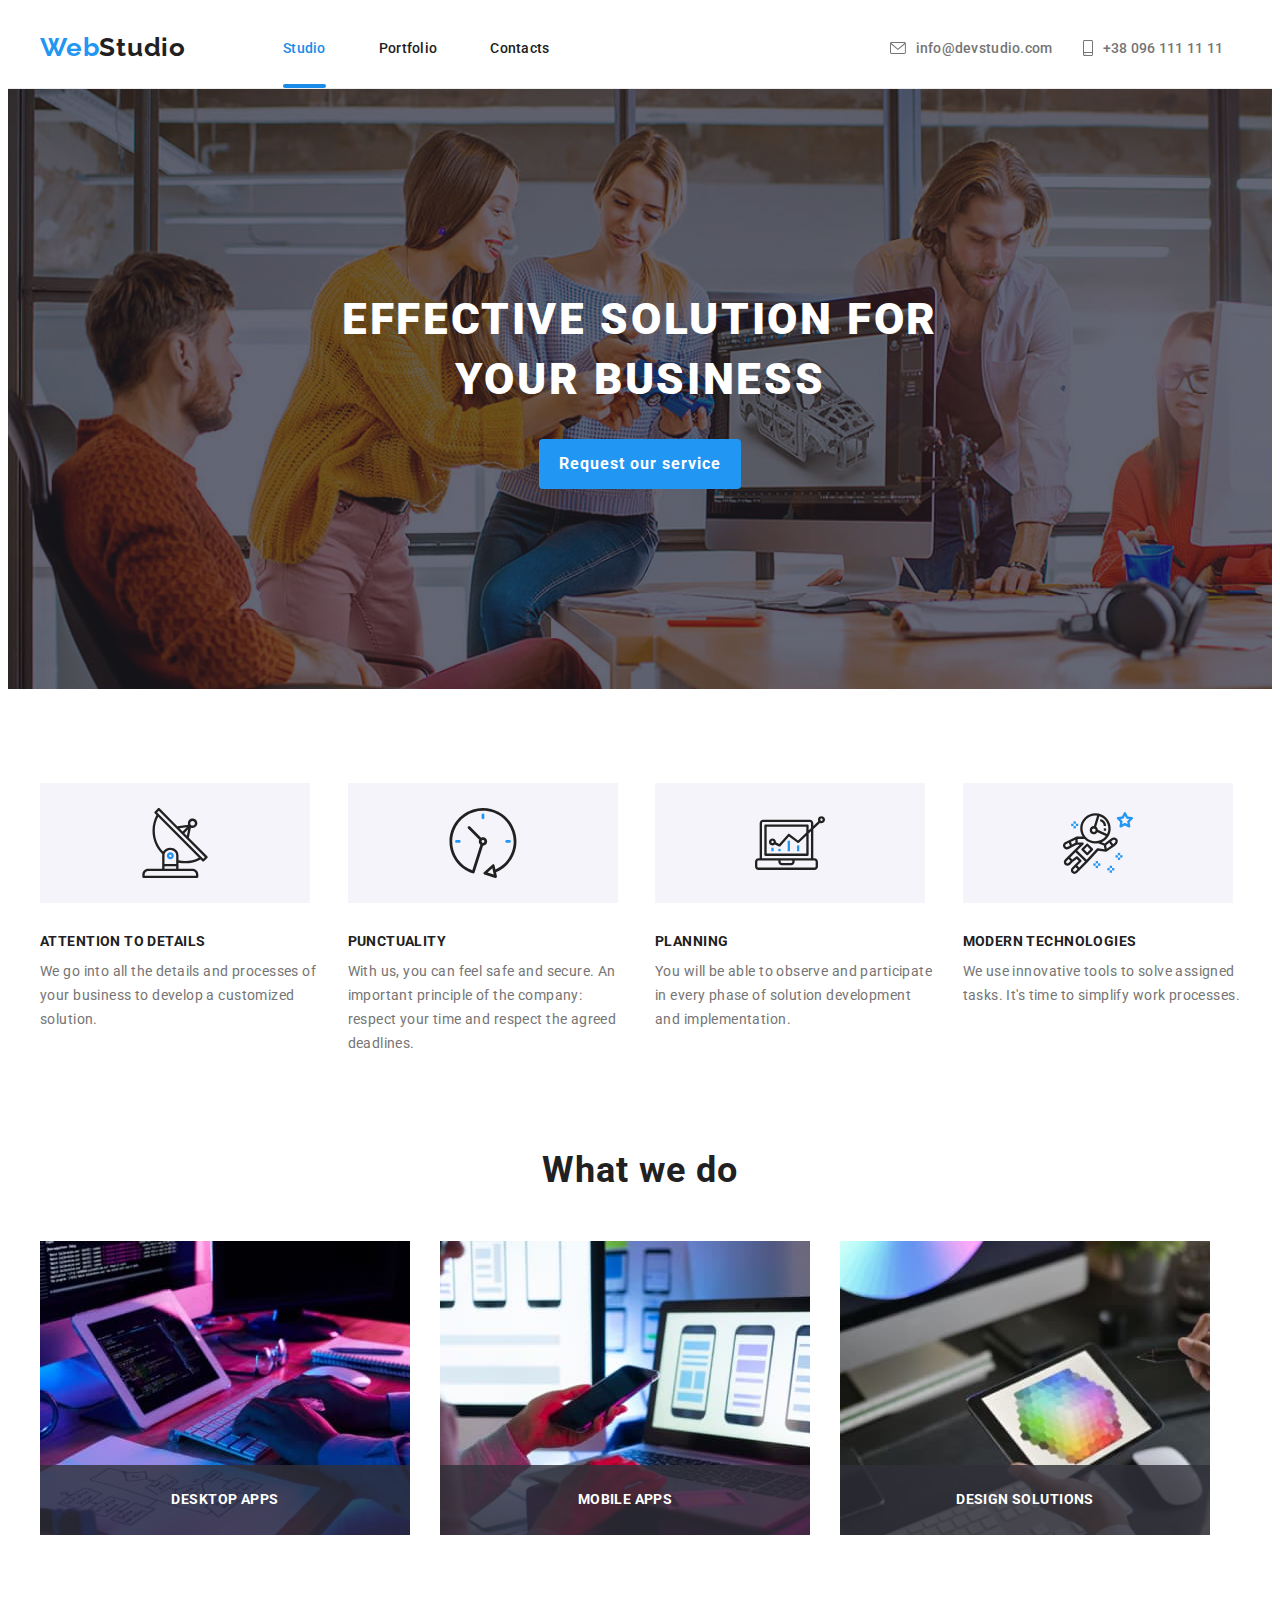
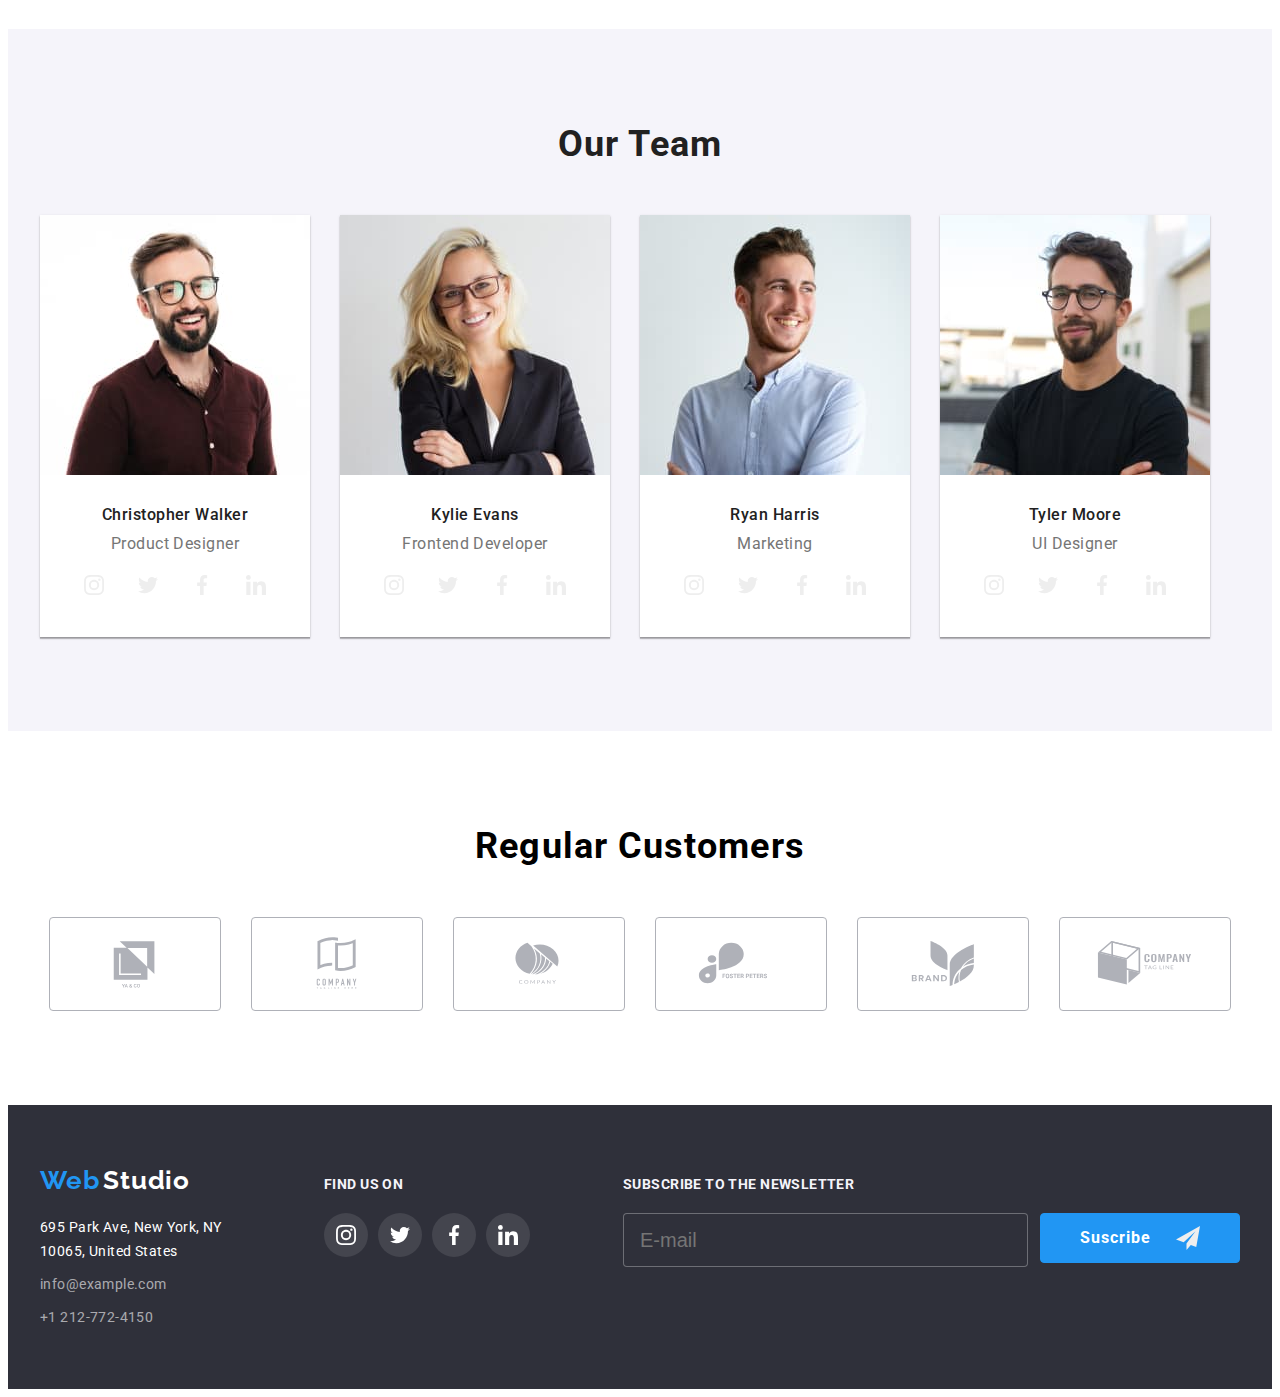
<file: index.html>
<!DOCTYPE html>
<html lang="en">

<head>
    <meta charset="UTF-8">
    <meta http-equiv="X-UA-Compatible" content="IE=edge">
    <meta name="viewport" content="width=device-width, initial-scale=1.0">
    <title>WebStudio</title>
    <link rel="preconnect" href="https://fonts.googleapis.com">
    <link rel="preconnect" href="https://fonts.gstatic.com" crossorigin>
    <link
        href="https://fonts.googleapis.com/css2?family=Raleway:wght@700&family=Roboto:wght@400;500;700;900&display=swap"
        rel="stylesheet">
    <link rel="stylesheet" href="https://cdnjs.cloudflare.com/ajax/libs/modern-normalize/1.1.0/modern-normalize.min.css"
        integrity="sha512-wpPYUAdjBVSE4KJnH1VR1HeZfpl1ub8YT/NKx4PuQ5NmX2tKuGu6U/JRp5y+Y8XG2tV+wKQpNHVUX03MfMFn9Q=="
        crossorigin="anonymous" referrerpolicy="no-referrer" />
    <link rel="stylesheet" href="./css/styles.css">
</head>

<body>
    <header class="border">
        <div class="header-container container">
            <nav class="navigat">
                <a id="logo" href="./index.html">Web</a>
                <a id="logo3" href="./index.html">Studio</a>
                <ul class="header-2">
                    <li class="header-h-cont"><a class="nav2 current" href="./index.html">Studio</a></li>
                    <li class="header-h-cont"><a class="nav2 " href="./portfolio.html">Portfolio</a></li>
                    <li class="header-h-cont"><a class="nav2 " href="#">Contacts</a></li>
            </nav>
            </ul>
            <ul class="menu2">
                <li class="nav3">
                    <a class="header-h" href=""><svg class="socials-icon" width="16" height="12">
                            <use href="./images/icons.svg#icon-envelope-hover"></use>
                        </svg>info@devstudio.com</a>
                </li>
                <li class="nav3">

                    <a class="header-h" href=""><svg class="socials-icon" width="10" height="16">
                            <use href="./images/icons.svg#icon-smartphone"></use>
                        </svg>+38 096 111 11 11</a>
                </li>
            </ul>

        </div>
    </header>
    <main>
        <section class="hero1 ">
            <div class="container">
                <h1 class="hero-title">effective solution for your business</h1>
                <button class="hero-button" type="button" data-modal-open>Request our service</button>
            </div>
        </section>
        <section class="work section">
            <div class="container">
                <ul class="work1">
                    <li class="work3">
                        <div class="sqeu">
                            <svg class="socials-icon3" width="70" height="70">
                                <use href="./images/icons.svg#icon-antenna-1"></use>
                            </svg>
                        </div>
                        <h3 class="work2">attention to details</h3>
                        <p class="work2-1">We go into all the details and processes of your business to develop a
                            customized solution.</p>
                    </li>
                    <li class="work3">
                        <div class="sqeu">
                            <svg class="socials-icon3" width="70" height="70">
                                <use href="./images/icons.svg#icon-clock-1"></use>
                            </svg>
                        </div>
                        <h3 class="work2">punctuality</h3>
                        <p class="work2-1">With us, you can feel safe and secure. An important principle of the company:
                            respect your time and respect the agreed deadlines.</p>
                    </li>
                    <li class="work3">
                        <div class="sqeu">
                            <svg class="socials-icon3" width="70" height="70">
                                <use href="./images/icons.svg#icon-diagram-1"></use>
                            </svg>
                        </div>
                        <h3 class="work2">planning</h3>
                        <p class="work2-1">You will be able to observe and participate in every phase of solution
                            development and implementation.</p>
                    </li>
                    <li class="work3">
                        <div class="sqeu">
                            <svg class="socials-icon3" width="70" height="70">
                                <use href="./images/icons.svg#icon-astronaut-1"></use>
                            </svg>
                        </div>
                        <h3 class="work2">modern technologies</h3>
                        <p class="work2-1">We use innovative tools to solve assigned tasks. It's time to simplify work
                            processes.</p>
                    </li>
                </ul>
            </div>
        </section>
        <section class="we-do-it">
            <div class="container">
                <h2 class="we2">What we do</h2>
                <ul class="we1">
                    <li class="we-do-it-item"><img src="./images/comp.jpg" alt="comp" width="370">
                        <div class="we-do-it-wrap">
                            <p class="we-do-it-text">desktop apps</p>
                        </div>
                    </li>
                    <li class="we-do-it-item"><img src="./images/phone.jpg" alt="phone" width="370">
                        <div class="we-do-it-wrap">
                            <p class="we-do-it-text">mobile apps</p>
                        </div>
                    </li>
                    <li class="we-do-it-item"><img src="./images/tablet.jpg" alt="tablet" width="370">
                        <div class="we-do-it-wrap">
                            <p class="we-do-it-text">design solutions</p>
                        </div>
                    </li>
                </ul>
            </div>
        </section>
        <section class="our-team section">
            <div class="container">
                <h2 class="we2 ">Our Team</h2>
                <ul class="we1">
                    <li class="we3">
                        <img class="photo" src="./images/christopher.jpg" alt="Christopher Walker" width="270">
                        <h3 class="hero-title1">Christopher Walker</h3>
                        <p class="work2">Product Designer</p>
                        <ul class="we5">
                            <li class="nav4">
                                <a class="socials-icon8" href="https://Instagram.com" target="_blank"
                                    rel="nofollow noopener noreferrer" aria-label="Instagram icon">
                                    <svg class="socials-icon9" width="20" height="20">
                                        <use href="./images/icons.svg#icon-instagram-2"></use>
                                    </svg>
                                </a>
                            </li>
                            <li class="nav4">
                                <a class="socials-icon8" href="https://Twitter.com" target="_blank"
                                    rel="nofollow noopener noreferrer" aria-label="Twitter icon">
                                    <svg class="socials-icon9" width="20" height="20">
                                        <use href="./images/icons.svg#icon-twitter-1"></use>
                                    </svg>
                                </a>
                            </li>
                            <li class="nav4">
                                <a class="socials-icon8" href="https://Facebook.com" target="_blank"
                                    rel="nofollow noopener noreferrer" aria-label="Facebook icon">
                                    <svg class="socials-icon9" width="20" height="20">
                                        <use href="./images/icons.svg#icon-facebook-1-1-1"></use>
                                    </svg>
                                </a>
                            </li>
                            <li class="nav4">
                                <a class="socials-icon8" href="https://Linkedin.com" target="_blank"
                                    rel="nofollow noopener noreferrer" aria-label="Facebook icon">
                                    <svg class="socials-icon9" width="20" height="20">
                                        <use href="./images/icons.svg#icon-linkedin-1"></use>
                                    </svg>
                                </a>
                            </li>
                        </ul>
                    </li>
                    <li class="we3">
                        <img class="photo" src="./images/kylie.jpg" alt="Kylie Evans" width="270">
                        <h3 class="hero-title1">Kylie Evans</h3>
                        <p class="work2">Frontend Developer</p>
                        <ul class="we5">
                            <li class="nav4">
                                <a class="socials-icon8" href="https://Instagram.com" target="_blank"
                                    rel="nofollow noopener noreferrer" aria-label="Instagram icon">
                                    <svg class="socials-icon9" width="20" height="20">
                                        <use href="./images/icons.svg#icon-instagram-2"></use>
                                    </svg>
                                </a>
                            </li>
                            <li class="nav4">
                                <a class="socials-icon8" href="https://Twitter.com" target="_blank"
                                    rel="nofollow noopener noreferrer" aria-label="Twitter icon">
                                    <svg class="socials-icon9" width="20" height="20">
                                        <use href="./images/icons.svg#icon-twitter-1"></use>
                                    </svg>
                                </a>
                            </li>
                            <li class="nav4">
                                <a class="socials-icon8" href="https://Facebook.com" target="_blank"
                                    rel="nofollow noopener noreferrer" aria-label="Facebook icon">
                                    <svg class="socials-icon9" width="20" height="20">
                                        <use href="./images/icons.svg#icon-facebook-1-1-1"></use>
                                    </svg>
                                </a>
                            </li>
                            <li class="nav4">
                                <a class="socials-icon8" href="https://Linkedin.com" target="_blank"
                                    rel="nofollow noopener noreferrer" aria-label="Facebook icon">
                                    <svg class="socials-icon9" width="20" height="20">
                                        <use href="./images/icons.svg#icon-linkedin-1"></use>
                                    </svg>
                                </a>
                            </li>
                        </ul>
                    </li>
                    <li class="we3">
                        <img class="photo" src="./images/ryan.jpg" alt="Ryan Harris" width="270">
                        <h3 class="hero-title1">Ryan Harris</h3>
                        <p class="work2">Marketing</p>
                        <ul class="we5">
                            <li class="nav4">
                                <a class="socials-icon8" href="https://Instagram.com" target="_blank"
                                    rel="nofollow noopener noreferrer" aria-label="Instagram icon">
                                    <svg class="socials-icon9" width="20" height="20">
                                        <use href="./images/icons.svg#icon-instagram-2"></use>
                                    </svg>
                                </a>
                            </li>
                            <li class="nav4">
                                <a class="socials-icon8" href="https://Twitter.com" target="_blank"
                                    rel="nofollow noopener noreferrer" aria-label="Twitter icon">
                                    <svg class="socials-icon9" width="20" height="20">
                                        <use href="./images/icons.svg#icon-twitter-1"></use>
                                    </svg>
                                </a>
                            </li>
                            <li class="nav4">
                                <a class="socials-icon8" href="https://Facebook.com" target="_blank"
                                    rel="nofollow noopener noreferrer" aria-label="Facebook icon">
                                    <svg class="socials-icon9" width="20" height="20">
                                        <use href="./images/icons.svg#icon-facebook-1-1-1"></use>
                                    </svg>
                                </a>
                            </li>
                            <li class="nav4">
                                <a class="socials-icon8" href="https://Linkedin.com" target="_blank"
                                    rel="nofollow noopener noreferrer" aria-label="Facebook icon">
                                    <svg class="socials-icon9" width="20" height="20">
                                        <use href="./images/icons.svg#icon-linkedin-1"></use>
                                    </svg>
                                </a>
                            </li>
                        </ul>
                    </li>
                    <li class="we3">
                        <img class="photo" src="./images/tyler.jpg" alt="Tyler Moore" width="270">
                        <h3 class="hero-title1">Tyler Moore</h3>
                        <p class="work2">UI Designer</p>
                        <ul class="we5">
                            <li class="nav4">
                                <a class="socials-icon8" href="https://Instagram.com" target="_blank"
                                    rel="nofollow noopener noreferrer" aria-label="Instagram icon">
                                    <svg class="socials-icon9" width="20" height="20">
                                        <use href="./images/icons.svg#icon-instagram-2"></use>
                                    </svg>
                                </a>
                            </li>
                            <li class="nav4">
                                <a class="socials-icon8" href="https://Twitter.com" target="_blank"
                                    rel="nofollow noopener noreferrer" aria-label="Twitter icon">
                                    <svg class="socials-icon9" width="20" height="20">
                                        <use href="./images/icons.svg#icon-twitter-1"></use>
                                    </svg>
                                </a>
                            </li>
                            <li class="nav4">
                                <a class="socials-icon8" href="https://Facebook.com" target="_blank"
                                    rel="nofollow noopener noreferrer" aria-label="Facebook icon">
                                    <svg class="socials-icon9" width="20" height="20">
                                        <use href="./images/icons.svg#icon-facebook-1-1-1"></use>
                                    </svg>
                                </a>
                            </li>
                            <li class="nav4">
                                <a class="socials-icon8" href="https://Linkedin.com" target="_blank"
                                    rel="nofollow noopener noreferrer" aria-label="Facebook icon">
                                    <svg class="socials-icon9" width="20" height="20">
                                        <use href="./images/icons.svg#icon-linkedin-1"></use>
                                    </svg>
                                </a>
                            </li>
                        </ul>
                    </li>
                </ul>
            </div>
        </section>
        <section class="section client">
            <div class="container">
                <h2 class="we2 ">Regular Customers</h2>
                <ul class="clients-list">
                    <li class="clients-item"><a href="" class="clients-link">
                            <svg class="socials-icon2" width="106" height="60">
                                <use href="./images/icons.svg#icon-logo11"></use>
                            </svg>
                        </a></li>
                    <li class="clients-item"><a href="" class="clients-link">
                            <svg class="socials-icon2" width="106" height="60">
                                <use href="./images/icons.svg#icon-logo-12"></use>
                            </svg>
                        </a></li>
                    <li class="clients-item"><a href="" class="clients-link">
                            <svg class="socials-icon2" width="106" height="60">
                                <use href="./images/icons.svg#icon-logo-13"></use>
                            </svg>
                        </a></li>
                    <li class="clients-item"><a href="" class="clients-link">
                            <svg class="socials-icon2" width="106" height="60">
                                <use href="./images/icons.svg#icon-logo-14"></use>
                            </svg>
                        </a></li>
                    <li class="clients-item"><a href="" class="clients-link">
                            <svg class="socials-icon2" width="106" height="60">
                                <use href="./images/icons.svg#icon-logo-15"></use>
                            </svg>
                        </a></li>
                    <li class="clients-item"><a href="" class="clients-link">
                            <svg class="socials-icon2" width="106" height="60">
                                <use href="./images/icons.svg#icon-logo-16"></use>
                            </svg>
                        </a>
                    </li>
                </ul>
            </div>
        </section>
    </main>
    <footer class="foot-all">
        <div class="container-foot">
            <div>
                <a class="foot4" id="logo1" href="./index.html">Web</a>
                <a class="foot4" id="logo4" href="./index.html">Studio</a>
                <address class="foot8">
                    <ul class="foot-text">
                        <li class="foot-h">
                            <a class="foot1" href="https://goo.gl/maps/TjaChpjCzChtTH2g6" target="_blank"
                                rel="noopener noreferrer nofollow">695
                                Park Ave, New York, NY 10065, United States</a>
                        </li>
                        <li class="foot-h">
                            <a class="foot2" href="mailto:info@example.com">info@example.com</a>
                        </li>
                        <li>
                            <a class="foot2" href="tel:+1212-772-4150">+1 212-772-4150</a>
                        </li>
                    </ul>
                </address>
            </div>
            <div class="find">
                <p class="find2">find us on</p>
                <ul class="we6">
                    <li class="nav4">
                        <a class="socials-icon5" href="https://Instagram.com" target="_blank"
                            rel="nofollow noopener noreferrer" aria-label="Instagram icon">
                            <svg class="socials-icon6" width="20" height="20">
                                <use href="./images/icons.svg#icon-instagram-2"></use>
                            </svg>
                        </a>
                    </li>
                    <li class="nav4">
                        <a class="socials-icon5" href="https://Twitter.com" target="_blank"
                            rel="nofollow noopener noreferrer" aria-label="Twitter icon">
                            <svg class="socials-icon6" width="20" height="20">
                                <use href="./images/icons.svg#icon-twitter-1"></use>
                            </svg>
                        </a>
                    </li>
                    <li class="nav4">
                        <a class="socials-icon5" href="https://Facebook.com" target="_blank"
                            rel="nofollow noopener noreferrer" aria-label="Facebook icon">
                            <svg class="socials-icon6" width="20" height="20">
                                <use href="./images/icons.svg#icon-facebook-1-1-1"></use>
                            </svg>
                        </a>
                    </li>
                    <li class="nav4">
                        <a class="socials-icon5" href="https://Linkedin.com" target="_blank"
                            rel="nofollow noopener noreferrer" aria-label="Facebook icon">
                            <svg class="socials-icon6" width="20" height="20">
                                <use href="./images/icons.svg#icon-linkedin-1"></use>
                            </svg>
                        </a>
                    </li>
                </ul>
            </div>
            <div class="Email">
                <p class="Email3">Subscribe to the newsletter</p>
               <div class="Email6">
                <form class="flie2" name="signup_form" autocomplete="on" novalidate>
                <label class="email-me">
                   <input class="Email4" type="email" name="user_mail" placeholder="E-mail">
                </label>
                <button class="flie" type="submit">Suscribe
                    <svg class="socials-icon9" width="24" height="24">
                        <use href="./images/icons.svg#icon-icon-send-1"></use>
                    </svg>
                </button>
            </form>
               
            </div>
            </div>
        </div>
    </footer>
    <div class="backdrop is-hidden" data-modal >

        <div class="modal">
            <div class="but">
            <button type="button" class="modal-btn" data-modal-close>
                <svg class="socials-icon7" width="18" height="18">
                <use href="./images/icons.svg#icon-close-black-18dp-2-1-2"></use>
            </svg></button>
        </div>
            <form class="modal-form" autocomplete="off">
            <p class="modal-title">Leave your information and we'll call you back</p>
                    <div class="form-field">
                    <label class="form-label" for="name">Name</label>
                        <input class="form-input" type="text" name="name" id="name" />
                        <svg class="socials-icon10" width="18" height="18">
                            <use href="./images/icons.svg#icon-person-black-18dp-1-1"></use>
                        </svg>
                 </div>
                 <div class="form-field">
                    <label class="form-label" for="name">Telefon</label>
                        <input class="form-input" type="text" name="telefon" id="telefon" />
                        <svg class="socials-icon10" width="18" height="18">
                            <use href="./images/icons.svg#icon-phone-black-18dp-1-1"></use>
                        </svg>
                </div>
                <div class="form-field">
                    <label class="form-label" for="name">E-mail</label>
                        <input class="form-input" type="text" name="email" id="email" />
                        <svg class="socials-icon10" width="18" height="18">
                            <use href="./images/icons.svg#icon-email-black-18dp-1-1"></use>
                        </svg>
                    </label>
                </div>
                <div class="form-field">
                    <label class="form-label" for="comment">Comments</label>
                        <textarea class="form-message" name="comment" id="comment"  rows="5" placeholder="Enter the text" ></textarea>
                    </div> 
                    
                    <div class="check">
                        <label class="form-agreement">
                            <input class="form-checkbox" type="checkbox" 
                            name="agreement-checkbox" />
                            <span class="form-agreement-text">I agree with the newsletter and accept
                            <a class="form-agreement-link" href="">the Terms and Conditions</a> 
                        </span>

                        </label>
                        <button class="form-btn" type="submit">Send</button>
                    </div>
                </div>
            </form>

        </div>
    </div>
    <script src="./js/modal.js"></script>
</body>

</html>
<!DOCTYPE html>
</file>
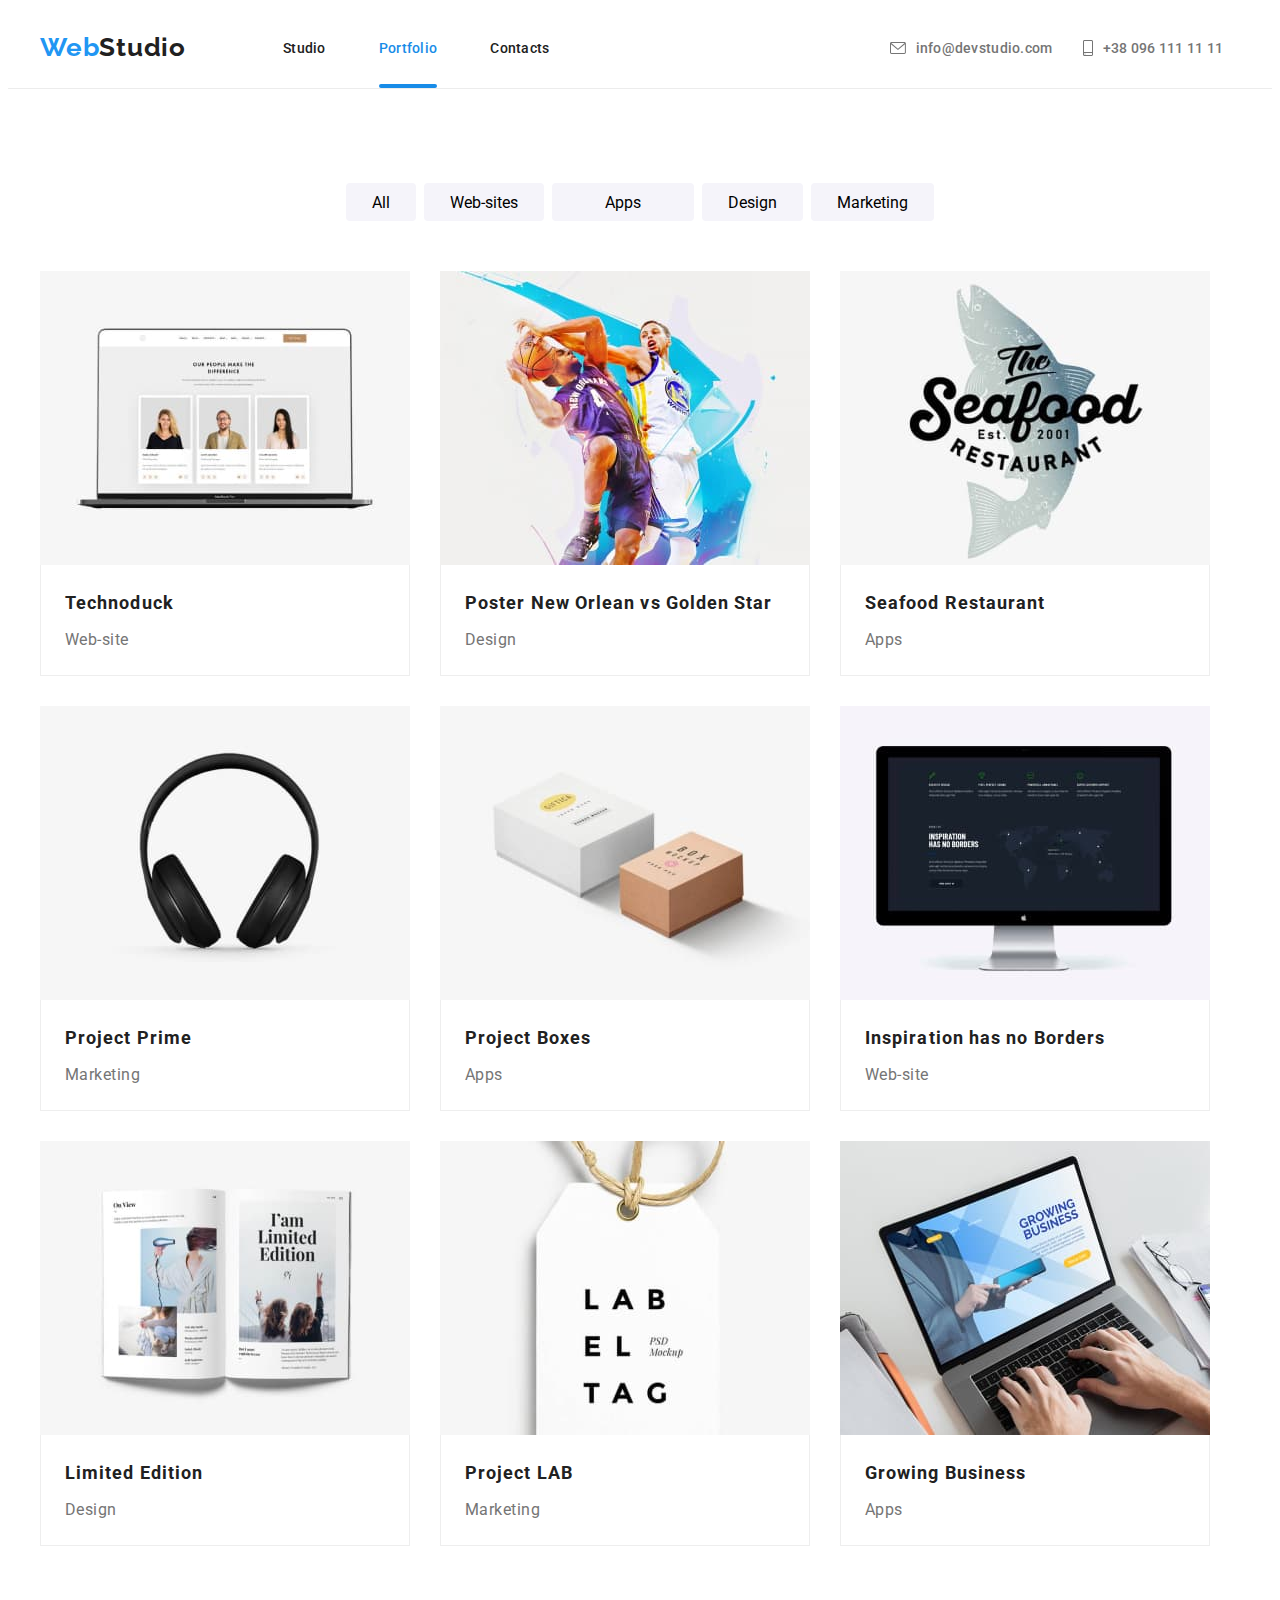
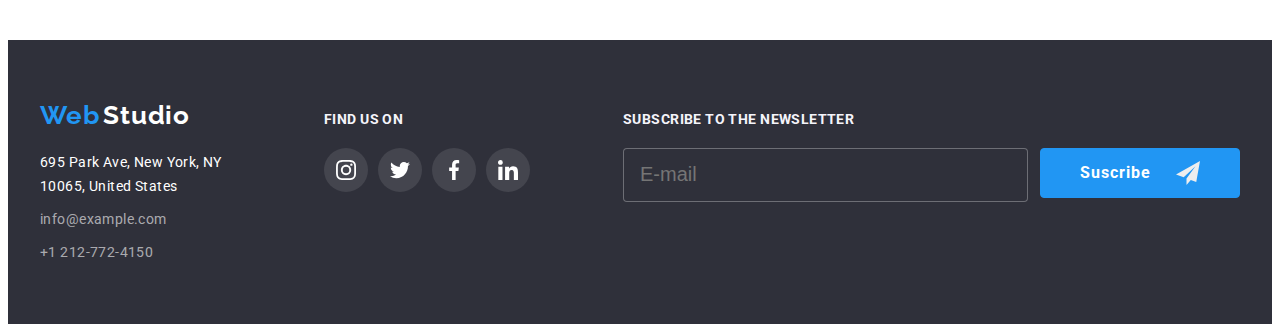
<file: portfolio.html>
<!DOCTYPE html>
<html lang="en">

    <head>
        <meta charset="UTF-8">
        <meta http-equiv="X-UA-Compatible" content="IE=edge">
        <meta name="viewport" content="width=device-width, initial-scale=1.0">
        <title>WebStudio</title>
        <link rel="preconnect" href="https://fonts.googleapis.com">
        <link rel="preconnect" href="https://fonts.gstatic.com" crossorigin>
        <link href="https://fonts.googleapis.com/css2?family=Raleway:wght@700&family=Roboto:wght@400;500;700;900&display=swap" rel="stylesheet">
        <link rel="stylesheet" href="https://cdnjs.cloudflare.com/ajax/libs/modern-normalize/1.1.0/modern-normalize.min.css" integrity="sha512-wpPYUAdjBVSE4KJnH1VR1HeZfpl1ub8YT/NKx4PuQ5NmX2tKuGu6U/JRp5y+Y8XG2tV+wKQpNHVUX03MfMFn9Q==" crossorigin="anonymous" referrerpolicy="no-referrer" />
        <link rel="stylesheet" href="./css/styles.css">
    </head>
<body>
    <header class="border">
        <div class="header-container container">
            <nav class="navigat">
                <a id="logo" href="./index.html">Web</a>
                <a id="logo3" href="./index.html">Studio</a>
                <ul class="header-2"> 
                <li class="header-h-cont"><a class="nav2" href="./index.html">Studio</a></li>
                <li class="header-h-cont"><a class="nav2 current" href="./portfolio.html">Portfolio</a></li>
                <li class="header-h-cont"><a class="nav2" href="#">Contacts</a></li>
            </nav>
            </ul>         
                <ul class="menu2">
                    <li class="nav3">
                        <a class="header-h" href=""><svg class="socials-icon" width="16" height="12">
                            <use href="./images/icons.svg#icon-envelope-hover"></use>
                        </svg>info@devstudio.com</a></li>
                    <li class="nav3">
                        <a class="header-h" href=""><svg class="socials-icon" width="10" height="16">
                            <use href="./images/icons.svg#icon-smartphone"></use>
                        </svg>+38 096 111 11 11</a></li>
                </ul> 
            </div> 
    </header>
    <main class="main1">
        <section class="section1">
            <div class="container">
            <ul class="hero hero-head1">
                <li>
                    <button class="hero-head" type="button">All</button>
                </li>
                <li>
                    <button class="hero-head" type="button">Web-sites</button>
                </li>
                <li>
                    <button class="hero-head2" type="button">Apps</button>
                </li>
                <li>
                    <button class="hero-head" type="button">Design</button>
                </li>
                <li>
                    <button class="hero-head" type="button">Marketing</button>
                </li>
            </ul>
         <ul class="foto foto5">
            <li class="foto11">
                <div class="we10">
                <div class="we7"><img src="./images/nout.jpg" alt="nout" width="370">
                <div class="overlay">
                    <p class="overlay-text">Technoduck is a state-of-the-art coronavirus distribution platform. Companies use this platform for digital espionage and attacks on competitors' secure servers.</p>
                </div>
            </div>
                <div class="text11">
                <h3 class="text9">Technoduck</h3>
                <p class="text10">Web-site</p>
            </div>
        </div>
            </li>
            <li class="foto11">
                <div class="we10">
                <div class="we7">
                <img src="./images/volleyball.jpg" alt="volleyball" width="370">
                <div class="overlay">
                    <p class="overlay-text">Technoduck is a state-of-the-art coronavirus distribution platform. Companies use this platform for digital espionage and attacks on competitors' secure servers.</p>
                </div>
            </div>
                <div class="text11">
                <h3 class="text9">Poster New Orlean vs Golden Star</h3>
                <p class="text10">Design</p>
            </div>
        </div>
            </li>
            <li class="foto11">
                <div class="we10">
                <div class="we7">
                <img src="./images/sign.jpg" alt="sign" width="370">
                <div class="overlay">
                    <p class="overlay-text">Technoduck is a state-of-the-art coronavirus distribution platform. Companies use this platform for digital espionage and attacks on competitors' secure servers.</p>
                </div>
            </div>
                <div class="text11">
                <h3 class="text9">Seafood Restaurant</h3>
                <p class="text10">Apps</p>
            </div>
        </div>
            </li>
            <li class="foto11">
                <div class="we10">
                <div class="we7">
                <img src="./images/headphones.jpg" alt="headphones" width="370">
                <div class="overlay">
                    <p class="overlay-text">Technoduck is a state-of-the-art coronavirus distribution platform. Companies use this platform for digital espionage and attacks on competitors' secure servers.</p>
                </div>
            </div>
                <div class="text11">
                <h3 class="text9">Project Prime</h3>
                <p class="text10">Marketing</p>
            </div>
        </div>
            </li>
            <li class="foto11">
                <div class="we10">
                <div class="we7">
                <img src="./images/boxes.jpg" alt="boxes" width="370">
                <div class="overlay">
                    <p class="overlay-text">Technoduck is a state-of-the-art coronavirus distribution platform. Companies use this platform for digital espionage and attacks on competitors' secure servers.</p>
                </div>
            </div>
                <div class="text11">
                <h3 class="text9">Project Boxes</h3>
                <p class="text10">Apps</p>
            </div>
        </div>
            </li>
            <li class="foto11">
                <div class="we10">
                <div class="we7">
                <img src="./images/monitor.jpg" alt="monitor" width="370">
                <div class="overlay">
                    <p class="overlay-text">Technoduck is a state-of-the-art coronavirus distribution platform. Companies use this platform for digital espionage and attacks on competitors' secure servers.</p>
                </div>
            </div>
                <div class="text11">
                <h3 class="text9">Inspiration has no Borders</h3>
                <p class="text10">Web-site</p>
            </div>
        </div>
            </li>
            <li class="foto11">
                <div class="we10">
                <div class="we7">
                <img src="./images/magazine.jpg" alt="magazine" width="370">
                <div class="overlay">
                    <p class="overlay-text">Technoduck is a state-of-the-art coronavirus distribution platform. Companies use this platform for digital espionage and attacks on competitors' secure servers.</p>
                </div>
            </div>
                <div class="text11">
                <h3 class="text9">Limited Edition</h3>
                <p class="text10">Design</p>
            </div>
        </div>
            </li>
            <li class="foto11">
                <div class="we10">
                <div class="we7">
                <img src="./images/keychain.jpg" alt="keychain" width="370">
                <div class="overlay">
                    <p class="overlay-text">Technoduck is a state-of-the-art coronavirus distribution platform. Companies use this platform for digital espionage and attacks on competitors' secure servers.</p>
                </div>
            </div>
                <div class="text11">
                <h3 class="text9">Project LAB</h3>
                <p class="text10">Marketing</p>
            </div>
        </div>
            </li>
            <li class="foto11">
                <div class="we10">
                <div class="we7">
                <img src="./images/laptop.jpg" alt="laptop" width="370">
                <div class="overlay">
                    <p class="overlay-text">Technoduck is a state-of-the-art coronavirus distribution platform. Companies use this platform for digital espionage and attacks on competitors' secure servers.</p>
                </div>
            </div>
                <div class="text11">
                <h3 class="text9">Growing Business</h3>
                <p class="text10">Apps</p>
            </div>
            </li>
        
        
         </ul>
        </div>
        </section>
    </main>
    <footer class="foot-all">  
        <div class="container-foot">
            <div>
        <a class="foot4" id="logo1" href="./index.html">Web</a>
        <a class="foot4" id="logo4" href="./index.html">Studio</a>
        <address class="foot8">
            <ul class="foot-text">
                <li class="foot-h"> 
                    <a  class="foot1" href="https://goo.gl/maps/TjaChpjCzChtTH2g6" target="_blank" rel="noopener noreferrer nofollow">695
                        Park Ave, New York, NY 10065, United States</a>  
                </li>
                <li class="foot-h">
                    <a class="foot2" href="mailto:info@example.com">info@example.com</a>
                </li>
                <li>
                    <a class="foot2" href="tel:+1212-772-4150">+1 212-772-4150</a>
                </li>
            </ul>
        </address>
    </div>
    <div class="find">
        <p class="find2">find us on</p>
        <ul class="we6">
            <li class="nav4">
                <a class="socials-icon5"
                 href="https://Instagram.com"
                 target="_blank"
                 rel="nofollow noopener noreferrer"
                 aria-label="Instagram icon"
                >
                    <svg class="socials-icon6" width="20" height="20" >
                        <use href="./images/icons.svg#icon-instagram-2"></use>
                    </svg>
                </a>
            </li>
            <li class="nav4">
                <a class="socials-icon5"
                 href="https://Twitter.com"
                 target="_blank"
                 rel="nofollow noopener noreferrer"
                 aria-label="Twitter icon">
                 <svg class="socials-icon6" width="20" height="20" >
                    <use href="./images/icons.svg#icon-twitter-1"></use>
                </svg>
                </a>
            </li>
            <li class="nav4">
                <a class="socials-icon5"
                href="https://Facebook.com"
                target="_blank"
                rel="nofollow noopener noreferrer"
                aria-label="Facebook icon">
                <svg class="socials-icon6" width="20" height="20" >
                   <use href="./images/icons.svg#icon-facebook-1-1-1"></use>
               </svg>
               </a> 
            </li>
            <li class="nav4">
                <a class="socials-icon5"
                href="https://Linkedin.com"
                target="_blank"
                rel="nofollow noopener noreferrer"
                aria-label="Facebook icon">
                <svg class="socials-icon6" width="20" height="20" >
                   <use href="./images/icons.svg#icon-linkedin-1"></use>
               </svg>
               </a> 
            </li>
        </ul>
    </div>
    <div class="Email">
        <p class="Email3">Subscribe to the newsletter</p>
       <div class="Email6">
        <form class="flie2" name="signup_form" autocomplete="on" novalidate>
        <label class="email-me">
           <input class="Email4" type="email" name="user_mail" placeholder="E-mail">
        </label>
        <button class="flie" type="submit">Suscribe
            <svg class="socials-icon9" width="24" height="24">
                <use href="./images/icons.svg#icon-icon-send-1"></use>
            </svg>
        </button>
    </form>
       
    </div>
    </div>
</div>
    </footer>
    </body>
    </html><!DOCTYPE html>
</file>
<file: css/styles.css>
:root {
--bgcolor: #FFFFFF;  
--blueskin: #2196F3; 
--vtcolor: #F5F4FA; 
--blcolor: #188CE8;
--blkcolor: #212121;
--bkcolor: #757575;
--blek: #2F303A;
}
h1,h2,h3,h4,p,ul {
    margin: 0;
    padding: 0;
}
img {
    display: block;
    max-width: 100%;
    height: auto;
}

body {
    font-family: 'Roboto', sans-serif ;
    background-color: var(--bgcolor);
}
.clients-list {
    
    display: flex;
    justify-content: center;
    align-items: center;
    gap: 30px;
}
.clients-link {
    width: 170px;
    height: 92px;
    display: flex;
    justify-items: center;
    justify-content: center;
    border: 1px solid #AFB1B8;
border-radius: 4px;
color :#AFB1B8;
align-items: center;
transition: color 250ms cubic-bezier(0.4, 0, 0.2, 1), border-color 250ms cubic-bezier(0.4, 0, 0.2, 1);
}


.clients-link:hover,
.clients-link:focus {
    border-color: #2196F3;
    color:#2196f3;
}

.social-link2 {
    display: flex;
    width: 44px;
    height: 44px;
    justify-content: center;
    align-items: center;
}
.socials-icon1 {
    margin-top: 16px;
    width: 20px;
    height: 20px;
    fill:#AFB1B8 ;
    background-position:#EEEEEE ;    
}

.socials-icon1:hover,
.socials-icon1:focus {
    fill: #FFFFFF;
    background-color: #2196F3;
    
}

.socials-icon5 {
    display: flex;
    align-items: center;
    justify-content: center;
    width: 44px;
    height: 44px;
    background-color:rgba(255, 255, 255, 0.1) ;
    border-radius: 50%;
    transition: background-color 250ms cubic-bezier(0.4, 0, 0.2, 1);
    
}
.socials-icon5:hover {
    background-color: #2196F3;
}
.socials-icon5:focus {
    background-color: #2196F3;
}
.socials-icon6 {
    fill: #FFFFFF;
}


.socials-icon2 {
    fill: #AFB1B8;
}
.socials-icon2{
    fill: currentColor;
}
.socials-icon2:hover,
.socials-icon2:focus {
    fill: var(--blueskin);
}

.socials-icon {
   margin-right: 10px;
   fill: #757575;
   transition: fill 250ms cubic-bezier(0.4, 0, 0.2, 1);
}



.header-h:hover .socials-icon,
.header-h:focus .socials-icon {
    fill: var(--blueskin);  
}
.header-h1:hover,
.header-h1:focus {
    fill: var(--blueskin);  
}

.border {
    border-bottom: 1px solid #ECECEC;  
}

.container {
    max-width: 1200px;
    margin: 0 auto;
    padding: 0 15px;
}

.header-container {
    display: flex;
    align-items: center; 
    
}
.navigat {
    display: flex;
    margin-right: 340px;
    
}

#logo {
    font-family: 'Raleway';
    font-style: normal;
    font-weight: 700;
    font-size: 26px;
    letter-spacing: 0.03em;
    color: var(--blueskin);
    padding-top: 24px;
}
#logo3 {
    font-family: 'Raleway';
    font-style: normal;
    font-weight: 700;
    font-size: 26px;
    letter-spacing: 0.03em;
    color: var(--blkcolor);
    padding-top: 24px;
}
#logo1 {
    font-family: 'Raleway';
    font-style: normal;
    font-weight: 700;
    font-size: 26px;
    letter-spacing: 0.03em;
    color: var(--blueskin);   
}
#logo4 {
    font-family: 'Raleway';
    font-style: normal;
    font-weight: 700;
    font-size: 26px;
    letter-spacing: 0.03em;
    color: var(--bgcolor);   
}


.header-2 {
    display: flex;
    
    margin-left: 97px;
    gap: 53px;
}

.header-h-cont {
    display: block;
    padding: 32px 0;
}
.header-h {
    font-weight: 500;
    font-size: 14px;
    letter-spacing: 0.02em;
    color: var(--blkcolor);
    transition: color 250ms cubic-bezier(0.4, 0, 0.2, 1);
    position: relative;
    display: flex;  
    align-items: center;
}


.nav2 {
    font-weight: 500;
    font-size: 14px;
    letter-spacing: 0.02em;
    color: var(--blkcolor);
    transition: color 250ms cubic-bezier(0.4, 0, 0.2, 1);
    position: relative;
    display: block;   
}



.nav2::after {
content: '';
position: absolute;
bottom: -32px;
width: 100%;
height: 4px;
left: 0;
border-radius: 2px;
opacity: 0;
transform: scaleX(0.2);
transition: opasity 250ms cubic-bezier(0.4, 0, 0.2, 1), transform 250ms cubic-bezier(0.4, 0, 0.2, 1);
color: #188CE8;
}
.nav2:focus::after,
.nav2:hover::after {
    opacity: 1;
    background-color: #188CE8;
    transform: scaleX(1);
}
.nav2.current::after,
.nav2.current:focus::after,
.nav2.current:hover::after {
    opacity: 1;
    background-color: #188CE8;
    transform: scaleX(1);
}

.nav2.current {
    color: #188CE8;
}

.we-do-it-item {
    position: relative;
}
.we-do-it-wrap {
 background-color: rgba(47, 48, 58, 0.8);
 height: 70px;
 display: flex;
    align-items: center;
    justify-content: center;
    position: absolute;
    bottom: 0;
    width: 100%;
}
.we-do-it-text {
font-weight: 700;
font-size: 14px;
line-height: 1.14;
text-align: center;
letter-spacing: 0.03em;
text-transform: uppercase;
color: #FFFFFF;
}

.menu2 {
    display: flex;
    align-items: center;
    gap: 30px;
}

.nav3 {
    font-weight: 500;
    font-size: 14px;
    letter-spacing: 0.02em;
    color: var(--bkcolor);
}


.hero1 {
    background-color: var(--blek);
    padding-top: 200px;
    padding-bottom: 200px;
    max-width: 1600px;
    margin: 0 auto;

    
    
    }
.hero-title {
    max-width: 696px;
    margin: 0 auto;
    }
.hero-button {
    padding: 10px 20px;
    border-radius: 4px;
    margin:  30px auto 0;
    margin-top: 30px; 
    border: none;
    transition: background-color 250ms cubic-bezier(0.4, 0, 0.2, 1), box-shadow 250ms cubic-bezier(0.4, 0, 0.2, 1);
    }

  
.sqeu {
    width:270px;
    height :120px;
    background-color:#F5F4FA;
    display: flex;
    align-items: center;
    justify-content: center;
    margin-bottom: 30px;
}
.socials-icon3 {
    --color1:#212121;
    --color2:#2196f3;  
}

    .section {
        padding-top: 94px;
        padding-bottom: 94px;
    }
    .work1 {
        display: flex;
        gap: 30px; 
    }

    .socials-icon1{
        color: #2196F3;  
    }

    .socials-icon8 {
        display: flex;
        align-items: center;
        justify-content: center;
        width: 44px;
        height: 44px;
        background-color: #FFFFFF;
        border-radius: 50%;
        transition: background-color 250ms cubic-bezier(0.4, 0, 0.2, 1);
        
    }
    .socials-icon8:hover {
        background-color: #2196F3;
    }
    .socials-icon8:focus {
        background-color: #2196F3;
    }
    .socials-icon9 {
        transition: fill 250ms cubic-bezier(0.4, 0, 0.2, 1);
        
    }


    .socials-icon8:hover .socials-icon9 {
        fill:#FFFFFF;
    }
    .socials-icon8:focus .socials-icon9 {
        fill:#FFFFFF;
    }
    .we5{
        display: flex; 
          
    }
    .socials-icon1:hover,
    .socials-icon1:focus {
        color: var(--blueskin);
    }

    .work3 {
        flex-basis: calc((100% - 30px * 3) / 4);
    }
    .work2 {
        margin-bottom: 10px;
    }
.we-do-it{
    padding-bottom: 94px;
}
    .we2 {
        margin-bottom: 50px;
        text-align: center;  
font-weight: 700;
font-size: 36px;
line-height: 1.17;
letter-spacing: 0.03em; 
    }
    .we1 {
        display: flex;
        gap: 30px; 
        
    }
    .we3 {
        box-shadow: 0px 1px 3px rgba(0, 0, 0, 0.12), 0px 1px 1px rgba(0, 0, 0, 0.14), 0px 2px 1px rgba(0, 0, 0, 0.2);
        
    }
    .photo {
        margin-bottom: 30px;
    }
    .hero-title1 {
        margin-bottom: 10px;
    }
    
    .hero2 {
        padding-top: 30px;
        padding-left: 248px;
    }
    

.hero1 {
    background-image: linear-gradient(to right, rgba(47, 48, 59, 0.4), rgba(47,48,58,0.4)), url(../images/We/Img.png);
}



.address-container {

    justify-content: flex-start;
    flex-direction: column;
    max-width: 1200;
    margin: 0 auto;  
}

.team-container {
    display: flex;
    justify-content: center;
    flex-direction: column;
    max-width: 1200;
    margin: 0 auto;
    padding: 0 15px;
}
    
.nav2:hover,
.nav2:focus {
    color: var(--blueskin);
    
}
.menu2 li {
    white-space: nowrap;
}

.we5 {
    justify-content: center;
    margin-bottom: 30px;
    gap: 10px;
    
}
.we6 {
    display: flex;
    gap: 10px;
    margin-top: 20px;
    color: #EEEEEE
}

.find {
    margin-left: 70px;
}
.socials-icon3 {
    --color2: #212121;
    --color1: #2196f3;
}
.find2 {
    font-weight: 700;
font-size: 14px;
line-height: 1.14;
letter-spacing: 0.03em;
text-transform: uppercase;
    color: #F5F4FA;
}
.content {
    display: flex;
    align-items: center;
    justify-content: center;
    flex-wrap: wrap;  
}
.container-foot {
    max-width: 1200px;
    margin: 0 auto;
    padding: 0 15px;
    display: flex;
    align-items:baseline;
}
.hero-head1 {
    display: flex;
    justify-content: center;
    gap: 8px;
}
.foto5 {
    margin-top: 50px;
   display: flex ;
   flex-wrap:wrap ;
   gap: 30px;
}
.hero-head:hover,
 .hero-head:focus{
background-color: var(--blueskin);
color: var(--bgcolor);
}
.hero-head2:hover,
.hero-head2:focus {
    background-color: var(--blueskin);
    color: var(--bgcolor);
    }
 .foto11:hover,
 .foto11:focus {
    box-shadow: 0px 1px 1px rgba(0, 0, 0, 0.12), 0px 4px 4px rgba(0, 0, 0, 0.06), 1px 4px 6px rgba(0, 0, 0, 0.16);
 }
 


.foot9 {
    display: flex;
    gap: 30px;
    padding-bottom: 30px;
    
    
}



.foot10 {
    display: flex;
    gap: 30px;
    padding-bottom: 30px;
    margin-top: 4px;
}
.foot11 {
    display: flex;
    gap: 30px;
}
.foot8 {

margin-top: 20px;
}

.text11 {
padding: 20px 24px;
border: 1px solid #EEEEEE;;
border-top: none;
transition: box-shadow 250ms cubic-bezier(0.4, 0, 0.2, 1), color 250ms cubic-bezier(0.4, 0, 0.2, 1);

}
.text11:hover,
.text11:focus {
box-shadow: 0px 1px 1px rgba(0, 0, 0, 0.12), 0px 4px 4px rgba(0, 0, 0, 0.06), 1px 4px 6px rgba(0, 0, 0, 0.16);
}

.content-wrap {
    width: 696px;
}





li {
list-style-type: none;
}


.hero-head {
    align-items: center;
    padding: 6px 26px;
   border: none;
   transition: background-color 250ms cubic-bezier(0.4, 0, 0.2, 1), color 250ms cubic-bezier(0.4, 0, 0.2, 1);
}
.hero-head2 {
    align-items: center;
    padding: 6px 53px ;
    border: none;
    transition: background-color 250ms cubic-bezier(0.4, 0, 0.2, 1), color 250ms cubic-bezier(0.4, 0, 0.2, 1);
    
}

.foot-text {
    font-style: normal;
    
    }
    .we7 {
        position: relative;
        overflow: hidden;
    }
    .we10:hover .overlay {
        transform: translateY(0);
    }
.overlay {
    position: absolute;
    top: 0;
    left: 0;
    width: 100%;
    height: 100%;
    background: rgba(33, 150, 243, 0.9);
    display: flex;
    align-items: center;
    justify-items: center;
    transform: translateY(101%);
    transition: transform 250ms cubic-bezier(0.4, 0, 0.2, 1);
}
.overlay-text {
    padding-left: 20px;
    padding-right: 20px;
    color: #FFFFFF;
}

.foot4 {
    margin-top: 60px;
 
}
.foot3 {
    
}
.foot-head {
    padding-top: 60px;
}
.foot-h {
    margin-bottom: 9px;
}

.content1 {
    max-width: 696px;
    margin: 0 auto;
}


button {
font-family: 'Roboto', sans-serif ;
cursor: pointer;
font-size: 16px;
}

.section1 {
    padding-top: 94px;
    padding-bottom: 94px;
}

.hero button {
height: 38px;
background:  var(--vtcolor);
border-radius: 4px;


}




.text9 {
font-weight: 700;
font-size: 18px;
line-height: 36px;
letter-spacing: 0.06em;
color: var(--blkcolor);
margin-bottom: 4px;
}

ul p {
    font-weight: 400;
    font-size: 16px;
    line-height: 30px;
    letter-spacing: 0.03em;
    color: var(--bkcolor);
}

ul.menu-black a {
font-weight: 500;
font-size: 14px;
line-height: 16px;
letter-spacing: 0.02em;
color: var(--blkcolor);
}

ul.menu-black a:hover {
    color: var(--blueskin);
}

ul.menu-black a:focus {
color: var(--blueskin);
}

ul.menu2 a {
font-weight: 500;
font-size: 14px;
line-height: 16px;
letter-spacing: 0.02em;
color: var(--bkcolor);
}
    
ul.menu2 a:hover {
color: var(--blueskin);
}
ul.menu2 a:focus {
color: var(--blueskin);
}

header a {
text-decoration: none;
}

.foto img {
width: 370px;
height: 294px;
}
footer a {
text-decoration: none;    
}

.foot-all {
background: var(--blek);
    padding-top: 60px;
    padding-bottom: 60px;
}



.foot1 {
font-weight: 400;
font-size: 14px;
line-height: 24px;
letter-spacing: 0.03em;
color: var(--bgcolor);

}

.foot2 {
font-weight: 400;
font-size: 14px;
line-height: 24px; 
letter-spacing: 0.03em; 
color: rgba(255, 255, 255, 0.6);
}



section.hero1 button {
font-weight: 700;
font-size: 16px;
line-height: 30px;
display: flex;
align-items: center;
text-align: center;
letter-spacing: 0.06em;
color: var(--bgcolor);
background-color: var(--blueskin);
}

.hero-button:hover ,
.hero-button:focus{
background-color: var(--blcolor);
box-shadow: 0px 4px 4px rgba(0, 0, 0, 0.15);

}

section.hero1 h1 {
font-weight: 900;
font-size: 44px;
line-height: 60px;
text-align: center;
letter-spacing: 0.06em;
text-transform: uppercase;
color: var(--bgcolor);
}

section.work h3 {
font-weight: 700;
font-size: 14px;
line-height: 16px;
letter-spacing: 0.03em;
text-transform: uppercase;
color: var(--blkcolor);
}

section.work p {
font-weight: 400;
font-size: 14px;
line-height: 24px;
letter-spacing: 0.03em;
color: var(--bkcolor);
}

section.we-do-it h2 {
font-weight: 700;
font-size: 36px;
line-height: 42px;
text-align: center;
letter-spacing: 0.03em;
color: var(--blkcolor);
}

section.our-team {
background-color: var(--vtcolor);
}

section.our-team li {
    text-align: center;
    background-color: var(--bgcolor);
}


section.our-team h2 {
font-weight: 700;
font-size: 36px;
line-height: 42px;
letter-spacing: 0.03em;
color: var(--blkcolor);
 }

section.our-team h3 {
font-weight: 500;
font-size: 16px;
line-height: 19px;
letter-spacing: 0.03em;
color: var(--blkcolor);
 }

 section.our-team p {
font-weight: 400;
font-size: 16px;
line-height: 19px;
letter-spacing: 0.03em;
color: var(--bkcolor);
 }

 .backdrop {
    background-color: rgba(0, 0, 0, 0.2);
    width: 100vw;
    height: 100vh;
    position: fixed;
    top: 0;
    transition: visibility 250ms cubic-bezier(0.4, 0, 0.2, 1), opacity 250ms cubic-bezier(0.4, 0, 0.2, 1);
}

.modal {
    width: 528px;
    height: 581px;
    background-color: #FFFFFF;
    border-radius: 4px;
    box-shadow: 0px 1px 3px rgba(0, 0, 0, 0.12), 0px 1px 1px rgba(0, 0, 0, 0.14), 0px 2px 1px rgba(0, 0, 0, 0.2);
position: absolute;
top: 50%;
left: 50%;
transform: translate(-50%, -50%);
padding: 40px;
}

.modal-btn {
position: absolute;
right: 8px;
top: 8px;
border-radius: 50%;
align-items: center;
justify-content: center;
display: flex;
border:  1px solid rgba(0, 0, 0, 0.1);
width: 30px;
height: 30px;
background-color: #FFFFFF;
}
.modal-btn:hover,
.modal-btn:focus {
border-color: #2196f3;
}


.but:focus,
.but:hover {
   fill: #2196f3;
}
.is-hidden {
    visibility: hidden;
    opacity: 0;
    pointer-events: none;
}
.Email {
    margin-left: 93px;
}
.Email6 {
    display: flex;
}
.Email3 {
margin-bottom: 20px;
    font-weight: 700;
    font-size: 14px;
    line-height: 1.14;
    letter-spacing: 0.03em;
    text-transform: uppercase;
        color: #F5F4FA;
}
.Email4 {
    height: 50px;
    width: 385px;
    background-color: #2F303A;
    border: 1px solid rgba(255, 255, 255, 0.3);
    padding-left: 16px;
    border-radius: 4px;
    font-size: 20px;  
    color: #F5F4FA;
}

.email-me {
   margin-right: 12px; 
}
.flie {
    height: 50px;
    width: 200px;
    background-color: #2196f3;
    border-radius: 4px;
    font-weight: 700;
font-size: 16px;
line-height: 1.87;
display: flex;
align-items: center;
text-align: center;
letter-spacing: 0.06em;
justify-content: center;
color: #FFFFFF;
gap: 25px;
border: 1px solid #2196f3;
border-radius: 4px;
}
.form-agreement-link {
    color: #2196f3;
}
.form-agreement-text {
    user-select: none;
    
}

.socials-icon9 {
    fill:#EEEEEE;
}
.flie2 {
    display: flex;   
}

.form-field {
position: relative;
margin-top: 16px;
display: flex;
flex-direction: column;
text-align: left;
}

.modal-title {
    font-weight: 700;
font-size: 20px;
line-height: 23px;
text-align: center;
letter-spacing: 0.03em;
color: #212121;

}

.form-label {
    font-weight: 400;
font-size: 12px;
line-height: 1.16;
letter-spacing: 0.01em;
color: #757575;
margin-bottom: 4px;
}



.socials-icon10 {
    position: absolute;
    bottom: 11px;
    left: 12px;
    
}


.form-input {
    width: 100%;
    height: 40px;
    padding-left: 40px;
    font: inherit;
    font-weight: 400;
    font-size: 12px;
    line-height: 1.16;
    letter-spacing: 0.01em;
    border: 1px solid rgba(33, 33, 33, 0.2);
border-radius: 4px;
transition: color 250ms cubic-bezier(0.4, 0, 0.2, 1), border-color 250ms cubic-bezier(0.4, 0, 0.2, 1);
}
.form-input:hover,
.form-input:focus {
    outline: none;
    border-color: var(--blueskin);
}
.form-input:hover + .socials-icon10,
.form-input:focus + .socials-icon10 {
    fill: var(--blueskin);
}

.form-message {
    width: 100%;
    font-size: 12px;
line-height: 14px;
letter-spacing: 0.01em;
color: #757575;
border-color: #AFB1B8;
border-radius: 4px;
resize: none;
height: 120px;
padding-top: 12px;
padding-left: 16px;
}

.form-message:hover,
.form-message:focus {
    outline: none;
    border-color: var(--blueskin);
}


.modal-title {
    
text-align: center;
justify-content: center;

}
.form-agreement {
    gap: 10px;
    text-align: center;
    justify-content: center;
    margin-bottom: 10px;
    
    
    
}
.form-checkbox {
    appearance: none;
    width: 16px;
    height: 15px;
    border: 2px solid #212121;
    border-radius: 3px;
    background-image: url("data:image/svg+xml,%3Csvg width='13' height='10' viewBox='0 0 13 10' fill='none' xmlns='http://www.w3.org/2000/svg'%3E%3Cpath d='M1.95703 4.75166L1.88825 4.68604L1.81923 4.75141L0.93123 5.59258L0.854858 5.66492L0.930974 5.73753L4.42671 9.07236L4.49574 9.1382L4.56476 9.07236L12.069 1.91352L12.1449 1.84116L12.069 1.76881L11.1873 0.927644L11.1183 0.861826L11.0493 0.927611L4.49577 7.17353L1.95703 4.75166Z' fill='white' stroke='white' stroke-width='0.2'/%3E%3C/svg%3E");
    cursor: pointer;
    background-position: center;
    background-size: 0;
    transition: background-color 250ms cubic-bezier(0.4, 0, 0.2, 1) ;
    margin-right: 8px;
    
    

}
.form-btn {
    align-items: center;
    justify-content: center;
    
    
}
.form-group:focus {
    color:#188CE8;
}
 
.form-agreement-text {
    user-select: none;
}


.form-checkbox:checked {
    background-color: #2196f3;
    border-color: #2196f3 ;
    background-size:contain ;
}
.check {
    margin-top: 20px;
    
    
}
.form-btn {
    display: block;
    margin: 0 auto;
    height: 50px;
    width:200px ;
    background: #2196F3;
box-shadow: 0px 4px 4px rgba(0, 0, 0, 0.15);
border-radius: 4px;
border-color: #2196F3 ;
color: #ffff;
}
.form-grop {
    margin-top: 28px;
    margin-left: 40px ;
}
.group {
    margin-bottom: 28px;
}
</file>
